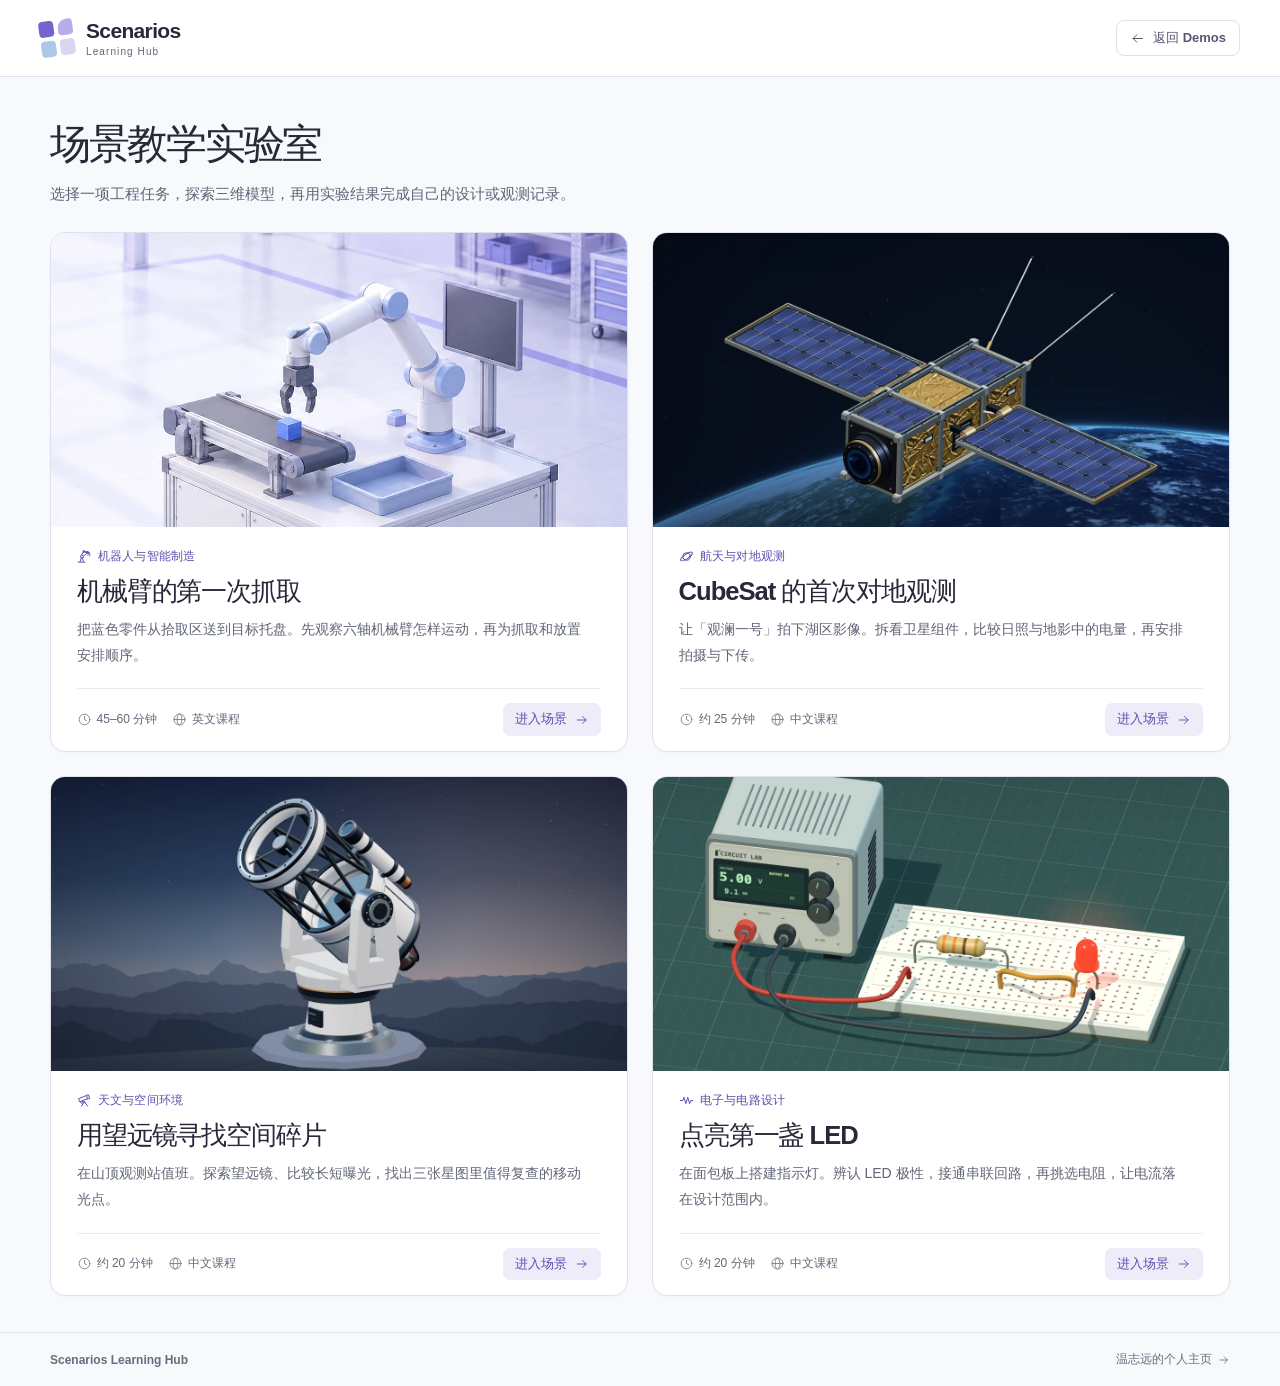
<file: index.html>
<!doctype html>
<html lang="zh-CN">
<head>
<meta charset="utf-8">
<meta name="viewport" content="width=device-width,initial-scale=1">
<meta name="description" content="在 Scenarios Learning Hub 探索机械臂、立方星、天文望远镜和电子电路，动手完成四项工程任务。">
<title>Scenarios Learning Hub · 场景教学实验室</title>
<style>
:root{color-scheme:light;--ink:#272939;--muted:#616577;--purple:#7563ce;--deep:#5e4fb0;--soft:#efecfa;--line:#e0e1eb;--shell:#f8f9fc;--paper:#fff;font-family:"Avenir Next","PingFang SC","Microsoft YaHei",sans-serif;color:var(--ink);background:var(--shell);font-synthesis:none}
*{box-sizing:border-box}body{margin:0;min-height:100vh;display:flex;flex-direction:column;-webkit-font-smoothing:antialiased}h1,h2,p{margin:0}a{color:inherit;text-decoration:none}a:focus-visible{outline:3px solid #8977dc;outline-offset:5px}svg.icon{width:1em;height:1em;fill:none;stroke:currentColor;stroke-width:1.6;stroke-linecap:round;stroke-linejoin:round;flex:none}.defs{position:absolute;width:0;height:0;overflow:hidden}
header{background:var(--paper);border-bottom:1px solid var(--line)}.header-inner{display:flex;align-items:center;justify-content:space-between;min-height:76px;margin:0 auto;width:min(100% - 80px,1456px)}.brand{display:inline-flex;align-items:center;gap:12px;line-height:1.15}.brand-symbol{width:34px;height:36px;display:grid;grid-template-columns:repeat(2,1fr);gap:4px;transform:rotate(-8deg)}.brand-symbol i{display:block;background:var(--purple);border-radius:4px}.brand-symbol i:nth-child(2){background:#b8ade8;border-radius:9px 4px 4px 4px}.brand-symbol i:nth-child(3){background:#a9c9e6}.brand-symbol i:nth-child(4){background:#dbd5f3}.brand-name{font-size:21px;font-weight:650;letter-spacing:-.65px}.brand-name small{display:block;font-size:10px;letter-spacing:1.1px;margin-top:3px;color:var(--muted);font-weight:500}.back{display:inline-flex;align-items:center;gap:8px;font-size:13px;color:#5a5672;font-weight:550;padding:8px 13px;border:1px solid var(--line);border-radius:8px;background:white}.back .icon{font-size:15px}.back:hover{color:var(--deep);background:#f7f5fe;border-color:#cfc8e8}
main{width:min(100% - 96px,1180px);margin:0 auto;flex:1;padding:clamp(34px,4.5vh,64px) 0 36px}.intro{margin:0 0 25px}.intro h1{font-size:clamp(36px,3.2vw,48px);line-height:1.27;letter-spacing:-.055em;font-weight:680}.intro p{font-size:15px;line-height:1.85;color:var(--muted);margin-top:10px}.cards{display:grid;grid-template-columns:repeat(2,minmax(0,1fr));gap:24px;align-items:stretch}.card{display:flex;flex-direction:column;background:#fff;border:1px solid var(--line);border-radius:15px;overflow:hidden;position:relative;transition:border-color .16s,box-shadow .16s;box-shadow:0 2px 5px #27293905}.card:hover{border-color:#b5a9da;box-shadow:0 5px 18px #45376b0b}.image-link{display:block;position:relative;background:#e6e8f2;aspect-ratio:1.96;overflow:hidden}.satellite .image-link{background:#0c1424}.image-link img{width:100%;height:100%;object-fit:cover;display:block}.copy{padding:21px clamp(19px,2vw,29px) 0;display:flex;flex-direction:column;flex:1}.category{display:flex;gap:6px;align-items:center;color:var(--deep);font-size:12px;letter-spacing:.02em;font-weight:600}.category .icon{width:15px;height:15px}.card h2{font-weight:660;font-size:clamp(22px,2vw,29px);line-height:1.35;letter-spacing:-.04em;margin:9px 0 8px}.summary{max-width:36em;font-size:14px;line-height:1.85;color:var(--muted);margin-bottom:20px}.card-foot{border-top:1px solid #e9e9f0;margin-top:auto;padding:14px 0 15px;min-height:60px;display:flex;align-items:center;justify-content:space-between;gap:10px}.facts{display:flex;align-items:center;gap:15px;flex-wrap:wrap}.fact{font-size:12px;color:#646779;display:inline-flex;align-items:center;gap:5px}.fact .icon{font-size:15px;color:#8b859c}.launch{background:var(--soft);border-radius:7px;padding:7px 12px;color:var(--deep);font-weight:600;font-size:13px;display:inline-flex;align-items:center;gap:8px;line-height:1.45;white-space:nowrap}.launch .icon{font-size:14px}.card:hover .launch{background:var(--purple);color:white}.bottom{border-top:1px solid var(--line);color:#686b7e;font-size:12px}.bottom-inner{width:min(100% - 96px,1180px);margin:auto;display:flex;justify-content:space-between;align-items:center;padding:18px 0;gap:12px}.bottom-inner span:first-child{font-weight:600}.bottom a{display:inline-flex;align-items:center;gap:6px}.bottom a:hover{color:var(--deep);text-decoration:underline}
@media(max-width:1050px){main,.bottom-inner{width:calc(100% - 56px)}.header-inner{width:calc(100% - 52px)}.cards{gap:18px}.facts{gap:9px}.copy{padding:18px 19px 0}.intro{margin-bottom:20px}}
@media(max-width:700px){.header-inner{width:calc(100% - 34px);min-height:64px}.brand-symbol{width:27px;height:29px;gap:3px}.brand-name{font-size:18px}.brand-name small{font-size:9px}.back{font-size:12px}.cards{grid-template-columns:1fr}.intro h1{font-size:32px}.intro p{font-size:14px}main,.bottom-inner{width:calc(100% - 34px)}main{padding-top:25px}.bottom{font-size:11px}}
@media(prefers-reduced-motion:reduce){*{transition:none!important}}
</style>
</head>
<body>
<svg class="defs" aria-hidden="true"><defs>
<symbol id="arrow" viewBox="0 0 24 24"><path d="M4 12h15m-6-6 6 6-6 6"/></symbol>
<symbol id="back" viewBox="0 0 24 24"><path d="M20 12H5m6 6-6-6 6-6"/></symbol>
<symbol id="clock" viewBox="0 0 24 24"><circle cx="12" cy="12" r="8.5"/><path d="M12 7v5l3.4 2.2"/></symbol>
<symbol id="globe" viewBox="0 0 24 24"><circle cx="12" cy="12" r="8.8"/><ellipse cx="12" cy="12" rx="3.8" ry="8.8"/><path d="M3.2 12h17.6"/></symbol>
<symbol id="orbit" viewBox="0 0 24 24"><circle cx="12" cy="12" r="6"/><ellipse cx="12" cy="12" rx="11" ry="3.5" transform="rotate(-35 12 12)"/></symbol>
<symbol id="arm" viewBox="0 0 24 24"><path d="M2 21h11M5 20l2-6m3 6-1-6m3-4 5-4m0-2-4 1M8 9l2-4m1-1 6 2m1 0 3 3-1 2m-2-2-1 1"/><circle cx="8" cy="12" r="2.4"/><circle cx="11" cy="4" r="1.6"/><circle cx="18" cy="6" r="1.5"/></symbol>
<symbol id="scope" viewBox="0 0 24 24"><path d="m3 9 12-5 2 5-12 5zM15 4l3-1.3 2.4 5.8-3.4 1.3M6 14l1 2.5 3-1.2-1-2.5M11 13l2 3m-1-2-5 7m5-7 5 7"/></symbol>
<symbol id="resistor" viewBox="0 0 24 24"><path d="M2 12h4l2-5 3 10 3-10 3 10 2-5h3"/></symbol>
</defs></svg>
<header><div class="header-inner"><a href="index.html" class="brand" aria-label="Scenarios Learning Hub 场景目录"><span class="brand-symbol" aria-hidden="true"><i></i><i></i><i></i><i></i></span><span class="brand-name" lang="en">Scenarios<small>Learning Hub</small></span></a><a class="back" href="https://preke.github.io/demo.html#scenarios-learning-hub"><svg class="icon" aria-hidden="true"><use href="#back"/></svg>返回 Demos</a></div></header>
<main>
<div class="intro"><h1>场景教学实验室</h1><p>选择一项工程任务，探索三维模型，再用实验结果完成自己的设计或观测记录。</p></div>
<div class="cards">
<a class="card robot" href="robot-arm/index.html" aria-labelledby="robot-title" aria-describedby="robot-summary robot-facts">
<div class="image-link"><img src="assets/robot-arm.webp" alt="机械臂的夹爪正对着传送带上的蓝色零件，旁边是目标托盘" width="1080" height="608"></div>
<div class="copy"><div class="category"><svg class="icon" aria-hidden="true"><use href="#arm"/></svg>机器人与智能制造</div><h2 id="robot-title">机械臂的第一次抓取</h2>
<p class="summary" id="robot-summary">把蓝色零件从拾取区送到目标托盘。先观察六轴机械臂怎样运动，再为抓取和放置安排顺序。</p>
<div class="card-foot"><div class="facts" id="robot-facts"><span class="fact"><svg class="icon" aria-hidden="true"><use href="#clock"/></svg>45–60 分钟</span><span class="fact"><svg class="icon" aria-hidden="true"><use href="#globe"/></svg>英文课程</span></div><span class="launch">进入场景<svg class="icon" aria-hidden="true"><use href="#arrow"/></svg></span></div>
</div></a>
<a class="card satellite" href="cubesat/index.html" aria-labelledby="sat-title" aria-describedby="sat-summary sat-facts">
<div class="image-link"><img src="assets/cubesat.webp" alt="展开太阳翼的观澜一号立方星飞过蓝色地球上空" width="1280" height="700"></div>
<div class="copy"><div class="category"><svg class="icon" aria-hidden="true"><use href="#orbit"/></svg>航天与对地观测</div><h2 id="sat-title">CubeSat 的首次对地观测</h2>
<p class="summary" id="sat-summary">让「观澜一号」拍下湖区影像。拆看卫星组件，比较日照与地影中的电量，再安排拍摄与下传。</p>
<div class="card-foot"><div class="facts" id="sat-facts"><span class="fact"><svg class="icon" aria-hidden="true"><use href="#clock"/></svg>约 25 分钟</span><span class="fact"><svg class="icon" aria-hidden="true"><use href="#globe"/></svg>中文课程</span></div><span class="launch">进入场景<svg class="icon" aria-hidden="true"><use href="#arrow"/></svg></span></div>
</div></a>
<a class="card telescope" href="telescope/index.html" aria-labelledby="telescope-title" aria-describedby="telescope-summary telescope-facts">
<div class="image-link"><img src="assets/telescope.webp" alt="暮色中的山脊前，叉式架台托起朝向天空的白色望远镜" loading="lazy" width="1280" height="700"></div>
<div class="copy"><div class="category"><svg class="icon" aria-hidden="true"><use href="#scope"/></svg>天文与空间环境</div><h2 id="telescope-title">用望远镜寻找空间碎片</h2>
<p class="summary" id="telescope-summary">在山顶观测站值班。探索望远镜、比较长短曝光，找出三张星图里值得复查的移动光点。</p>
<div class="card-foot"><div class="facts" id="telescope-facts"><span class="fact"><svg class="icon" aria-hidden="true"><use href="#clock"/></svg>约 20 分钟</span><span class="fact"><svg class="icon" aria-hidden="true"><use href="#globe"/></svg>中文课程</span></div><span class="launch">进入场景<svg class="icon" aria-hidden="true"><use href="#arrow"/></svg></span></div>
</div></a>
<a class="card circuit" href="circuit/index.html" aria-labelledby="circuit-title" aria-describedby="circuit-summary circuit-facts">
<div class="image-link"><img src="assets/circuit.webp" alt="电子实验台上的面包板、LED 和限流电阻" loading="lazy" width="1280" height="720"></div>
<div class="copy"><div class="category"><svg class="icon" aria-hidden="true"><use href="#resistor"/></svg>电子与电路设计</div><h2 id="circuit-title">点亮第一盏 LED</h2>
<p class="summary" id="circuit-summary">在面包板上搭建指示灯。辨认 LED 极性，接通串联回路，再挑选电阻，让电流落在设计范围内。</p>
<div class="card-foot"><div class="facts" id="circuit-facts"><span class="fact"><svg class="icon" aria-hidden="true"><use href="#clock"/></svg>约 20 分钟</span><span class="fact"><svg class="icon" aria-hidden="true"><use href="#globe"/></svg>中文课程</span></div><span class="launch">进入场景<svg class="icon" aria-hidden="true"><use href="#arrow"/></svg></span></div>
</div></a>
</div></main>
<footer class="bottom"><div class="bottom-inner"><span lang="en">Scenarios Learning Hub</span><a href="https://preke.github.io/index.html">温志远的个人主页<svg class="icon" aria-hidden="true"><use href="#arrow"/></svg></a></div></footer>
</body></html>
</file>
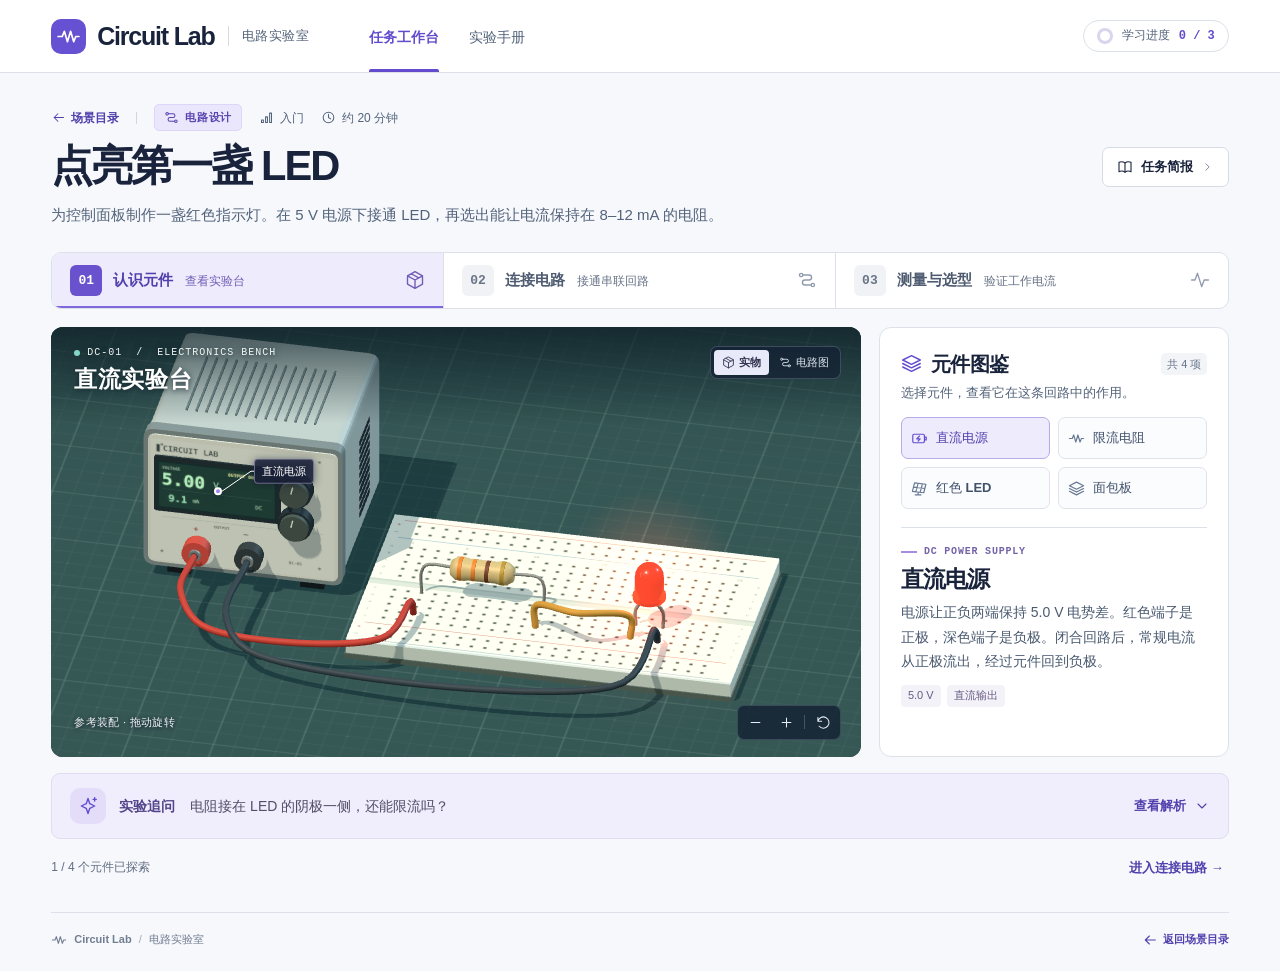
<file: circuit/index.html>
<!doctype html>
<html lang="zh-CN">
<head>
<meta charset="utf-8"><meta name="viewport" content="width=device-width,initial-scale=1">
<meta name="theme-color" content="#f6f8fc"><title>点亮第一盏 LED · Circuit Lab 电路实验室</title>
<link rel="stylesheet" href="../common/site.css"><link rel="stylesheet" href="bench.css">
</head>
<body>
<a class="skip" href="#main">跳至学习内容</a>
<header class="topbar"><div class="top-inner">
<a class="wordmark" href="index.html"><span class="brand-mark"><i data-icon="resistor"></i></span><b>Circuit Lab</b><span class="brand-cn">电路实验室</span></a>
<nav class="primary-nav" aria-label="课程导航"><button data-page="studio" aria-current="page">任务工作台</button><button data-page="notes">实验手册</button></nav>
<button class="progress-btn" id="progress-open"><span class="progress-ring" id="progress-ring"></span><span>学习进度</span><b id="progress-count">0 / 3</b></button>
</div></header>
<main id="main" tabindex="-1">
<section id="studio">
<div class="intro"><div class="meta-row"><a class="catalog-link" href="../index.html"><i data-icon="back"></i>场景目录</a><span class="meta-sep"></span><span class="mission-badge"><i data-icon="route"></i>电路设计</span><span><i data-icon="bars"></i>入门</span><span><i data-icon="clock"></i>约 20 分钟</span></div>
<div class="title-row"><h1>点亮第一盏 LED</h1><button id="brief-open" class="outline-btn brief-btn"><i data-icon="book"></i>任务简报<i data-icon="chevron"></i></button></div>
<p>为控制面板制作一盏红色指示灯。在 5 V 电源下接通 LED，再选出能让电流保持在 8–12 mA 的电阻。</p></div>
<nav class="steps" aria-label="任务阶段">
<button class="step" data-stage="0" aria-current="step"><span class="step-num">01</span><span><b>认识元件</b><small>查看实验台</small></span><i data-icon="cube"></i></button>
<button class="step" data-stage="1"><span class="step-num">02</span><span><b>连接电路</b><small>接通串联回路</small></span><i data-icon="route"></i></button>
<button class="step" data-stage="2"><span class="step-num">03</span><span><b>测量与选型</b><small>验证工作电流</small></span><i data-icon="activity"></i></button>
</nav>
<div class="workbench">
<section class="stage" id="stage" aria-label="交互式电路实验台">
<div id="model-mount" role="group" tabindex="0" aria-label="三维实验台。方向键旋转，加减键缩放，Home 复位。"></div>
<div id="circuit-diagram" hidden></div>
<div class="stage-header"><div><span class="stage-code"><span></span>DC-01 &nbsp;/&nbsp; ELECTRONICS BENCH</span><h2 id="view-title">直流实验台</h2></div>
<div class="view-switch" aria-label="实验台视图"><button data-mode="model" aria-pressed="true"><i data-icon="cube"></i>实物</button><button data-mode="diagram" aria-pressed="false"><i data-icon="route"></i>电路图</button></div></div>
<div class="marker" aria-hidden="true" id="marker" hidden><span class="marker-point"></span><svg class="marker-line" viewBox="0 0 32 21"><path d="M0 21 29 1h3" fill="none" stroke="white"/></svg><span class="marker-label"></span></div>
<div class="stage-bottom"><span class="stage-tip" id="view-tip">参考装配 · 拖动旋转</span><div class="stage-tools" id="view-tools"><button id="zoom-out" aria-label="缩小"><i data-icon="minus"></i></button><button id="zoom-in" aria-label="放大"><i data-icon="plus"></i></button><span></span><button id="reset-view" aria-label="复位视角"><i data-icon="reset"></i></button></div></div>
</section>
<aside class="inspector">
<section id="inspect-panel"><div class="inspector-title"><h2><i data-icon="layers"></i>元件图鉴</h2><span>共 4 项</span></div><p class="inspector-hint">选择元件，查看它在这条回路中的作用。</p>
<div class="part-grid" id="parts"></div>
<div class="part-note" aria-live="polite"><div class="part-id"><span class="tiny-line"></span><span id="part-en"></span></div><h3 id="part-title"></h3><p id="part-copy"></p><div class="tags" id="part-tags"></div></div></section>
<section id="wiring-panel" hidden><div class="inspector-title"><h2><i data-icon="route"></i>接线台</h2><span id="wire-count"></span></div>
<p class="inspector-hint">在电路图或下方选择两个端子，接上一根导线。用三根导线将电源、电阻和 LED 串联。</p><div id="pins" class="pin-grid"></div>
<ul id="wire-list" aria-label="已接导线"></ul><button id="test-circuit" class="action-btn"><i data-icon="activity"></i>接通并检查</button>
<p class="feedback" id="wire-feedback" role="status"></p></section>
<section id="measure-panel" hidden><div class="inspector-title"><h2><i data-icon="activity"></i>工作电流</h2><span>目标 8–12 mA</span></div>
<p class="inspector-hint">更换限流电阻，读取串联回路的电流，并记录你的选型。</p>
<label for="resistance" class="field-label">限流电阻 R1</label><select id="resistance"></select>
<div class="readout"><div><span>模拟电流表</span><strong><output id="ammeter">—</output> <small>mA</small></strong></div><i data-icon="activity"></i></div>
<div class="measure-actions"><button class="action-btn" id="measure">记录并检验</button><button class="text-btn" data-stage="1">返回接线</button></div><p class="feedback" id="measure-feedback" role="status"></p>
</section></aside></div>
<section class="tutor-strip"><div class="tutor-icon"><i data-icon="spark"></i></div><div class="tutor-copy"><b>实验追问</b><span id="prompt"></span></div><button id="answer-toggle" class="text-btn" aria-expanded="false" aria-controls="answer">查看解析 <i data-icon="down"></i></button></section>
<div id="answer" class="answer-box" hidden></div>
<div class="explore-foot"><span id="stage-status"></span><button class="text-btn" id="advance"></button></div>
<section id="records" hidden><h2>测量记录</h2><p>每个阻值保留一次读数。</p><table><thead><tr><th>电阻</th><th>电源</th><th>电流</th><th>判定</th></tr></thead><tbody id="records-body"></tbody></table></section>
</section>
<section id="notes" class="content-view" hidden><div class="meta-row"><span class="mission-badge"><i data-icon="book"></i>实验手册</span></div><h1>从电路图读懂实验台</h1><p class="lead">接线、选阻和读数时可以随时翻阅。</p>
<div class="handbook"><article><i data-icon="route"></i><h2>跟着电流走一圈</h2><p>从电源正极出发，沿导线和元件一路回到负极。串联回路只有一条通路，各处电流大小相同。电阻放在 LED 的哪一侧都能限流。</p><button class="text-btn" data-stage="1">去连接电路 <i data-icon="arrow"></i></button></article>
<article><i data-icon="resistor"></i><h2>给电阻留出电压</h2><p>本实验将红色 LED 的正向压降近似为 2.0 V。接入 5.0 V 电源后，电阻两端约有 3.0 V。用这个电压除以电阻，得到安培数，再乘 1000 换算为毫安。</p><div class="formula">I = (V<sub>S</sub> − V<sub>F</sub>) / R</div></article>
<article><i data-icon="activity"></i><h2>读懂测量值</h2><p>这里的电流表等效串联在电源输出端。真实 LED 的压降会随型号、温度和电流变化。实际选型需核对器件数据表，本实验只计算给定条件下的理想读数。</p><button class="text-btn" data-stage="2">去测量电流 <i data-icon="arrow"></i></button></article></div></section>
</main>
<footer class="page-footer"><span><i data-icon="resistor"></i><b>Circuit Lab</b><span class="footer-dot">/</span>电路实验室</span><a class="catalog-link" href="../index.html"><i data-icon="back"></i>返回场景目录</a></footer>
<dialog id="info-dialog" aria-labelledby="dialog-heading"><div class="dialog-inner"><button class="icon-btn" id="dialog-close" aria-label="关闭"><i data-icon="close"></i></button><div id="dialog-body"></div><button class="action-btn" id="dialog-ok">返回工作台</button></div></dialog>
<script src="../common/icons.js"></script><script src="../common/three.min.js"></script><script src="bench-model.js"></script><script src="lesson.js"></script>
</body></html>
</file>
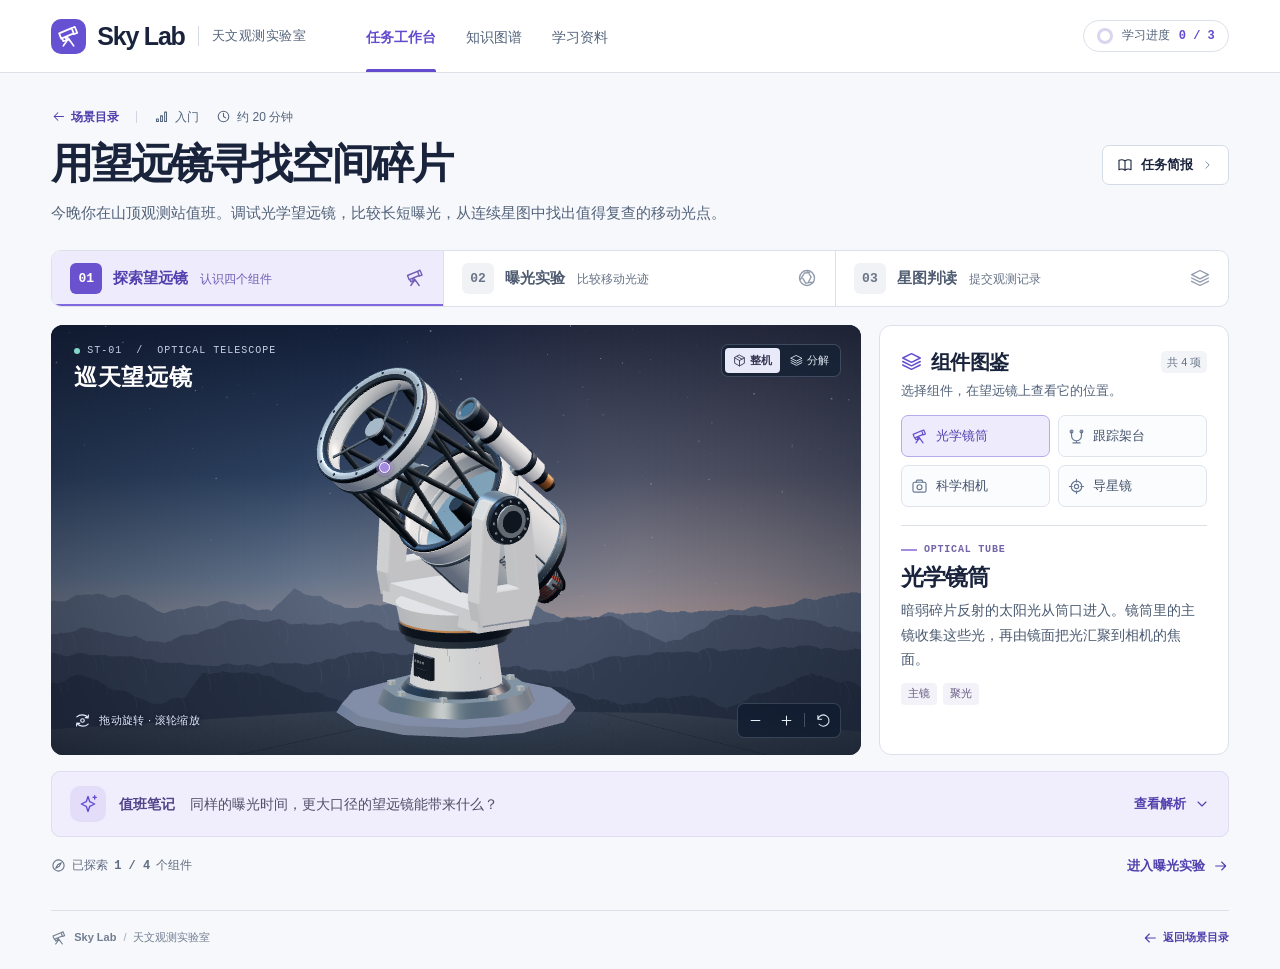
<file: telescope/index.html>
<!doctype html>
<html lang="zh-CN">
<head>
  <meta charset="utf-8">
  <meta name="viewport" content="width=device-width,initial-scale=1,viewport-fit=cover">
  <meta name="theme-color" content="#f6f8fc">
  <meta name="description" content="探索地面光学望远镜，比较曝光时间，再用连续三张星图寻找疑似空间碎片。">
  <title>用望远镜寻找空间碎片 · Sky Lab 天文观测实验室</title>
  <link rel="stylesheet" href="../common/site.css">
  <link rel="stylesheet" href="sky.css">
  <link rel="stylesheet" href="experiment.css">
  <script src="../common/icons.js" defer></script>
  <script src="../common/three.min.js" defer></script>
  <script src="model.js" defer></script>
  <script src="experiment.js" defer></script>
  <script src="sky.js" defer></script>
</head>
<body>
<a class="skip" href="#main">跳到课程内容</a>
<header class="topbar"><div class="top-inner">
  <button class="wordmark" data-nav="studio" aria-label="Sky Lab 天文观测实验室首页"><span class="brand-mark"><i data-icon="scope"></i></span><b lang="en">Sky Lab</b><span class="brand-cn">天文观测实验室</span></button>
  <nav class="primary-nav" aria-label="课程导航"><button data-nav="studio" aria-current="page">任务工作台</button><button data-nav="map">知识图谱</button><button data-nav="resources">学习资料</button></nav>
  <button class="progress-btn" id="progress-open"><span class="progress-ring" id="progress-ring"></span><span>学习进度</span><b id="progress-count">0 / 3</b></button>
</div></header>
<main id="main" tabindex="-1">
  <noscript>请启用 JavaScript 以操作望远镜、比较曝光并判读星图。<a href="../index.html">返回场景目录</a></noscript>
  <div id="studio-view">
    <section class="intro">
      <div class="meta-row"><a class="catalog-link" href="../index.html"><i data-icon="back"></i>场景目录</a><span class="meta-sep"></span><span><i data-icon="bars"></i>入门</span><span><i data-icon="clock"></i>约 20 分钟</span></div>
      <div class="title-row"><h1>用望远镜寻找空间碎片</h1><button class="outline-btn brief-btn" id="brief-open"><i data-icon="book"></i>任务简报<i data-icon="chevron"></i></button></div>
      <p>今晚你在山顶观测站值班。调试光学望远镜，比较长短曝光，从连续星图中找出值得复查的移动光点。</p>
    </section>
    <nav class="steps" aria-label="任务阶段">
      <button class="step" data-stage="explore" aria-current="step"><span class="step-num">01</span><span><b>探索望远镜</b><small>认识四个组件</small></span><i data-icon="scope"></i></button>
      <button class="step" data-stage="experiment"><span class="step-num">02</span><span><b>曝光实验</b><small>比较移动光迹</small></span><i data-icon="aperture"></i></button>
      <button class="step" data-stage="readout"><span class="step-num">03</span><span><b>星图判读</b><small>提交观测记录</small></span><i data-icon="layers"></i></button>
    </nav>
    <section id="explore">
      <div class="workbench">
        <section class="stage" aria-label="巡天望远镜的交互模型">
          <div id="model-mount" tabindex="0" role="group" aria-label="望远镜三维模型。用方向键旋转，加减键缩放，Home 键复位。"></div>
          <div class="stage-header"><div><span class="stage-code"><span></span>ST-01 &nbsp;/&nbsp; OPTICAL TELESCOPE</span><h2>巡天望远镜</h2></div>
            <div class="view-switch" aria-label="模型模式"><button id="assembled" aria-pressed="true"><i data-icon="cube"></i>整机</button><button id="exploded" aria-pressed="false"><i data-icon="layers"></i>分解</button></div>
          </div>
          <div class="stage-bottom"><span class="stage-tip"><i data-icon="rotate3d"></i><span class="desktop-tip">拖动旋转 · 滚轮缩放</span><span class="touch-tip">拖动旋转 · 双指缩放</span></span>
            <div class="stage-tools"><button id="zoom-out" aria-label="缩小" title="缩小"><i data-icon="minus"></i></button><button id="zoom-in" aria-label="放大" title="放大"><i data-icon="plus"></i></button><span></span><button id="reset-view" aria-label="重置视角" title="重置视角"><i data-icon="reset"></i></button></div>
          </div>
        </section>
        <aside class="inspector"><div class="inspector-title"><h2><i data-icon="layers"></i>组件图鉴</h2><span>共 4 项</span></div><p class="inspector-hint">选择组件，在望远镜上查看它的位置。</p>
          <div class="part-grid" id="part-grid"></div>
          <div class="part-note" aria-live="polite"><div class="part-id"><span class="tiny-line"></span><span id="part-en"></span></div><h3 id="part-title"></h3><p id="part-desc"></p><div class="tags" id="part-tags"></div></div>
        </aside>
      </div>
      <section class="tutor-strip"><div class="tutor-icon"><i data-icon="spark"></i></div><div class="tutor-copy"><b>值班笔记</b><span id="question"></span></div><button class="text-btn" id="answer-toggle" aria-expanded="false" aria-controls="answer">查看解析 <i data-icon="down"></i></button></section>
      <div class="answer-box" id="answer" hidden></div>
      <div class="explore-foot"><span><i data-icon="compass"></i>已探索 <b id="visit-count">1 / 4</b> 个组件</span><button class="text-btn" data-stage="experiment">进入曝光实验 <i data-icon="arrow"></i></button></div>
    </section>
    <section id="experiment" hidden><div id="exposure-lab"></div><div class="lesson-next"><button class="outline-btn" data-stage="explore"><i data-icon="back"></i>返回望远镜</button><button class="action-btn" data-stage="readout">进入星图判读 <i data-icon="arrow"></i></button></div></section>
    <section id="readout" hidden aria-labelledby="read-title">
      <div class="task-heading"><h2 id="read-title">三张星图里，谁在移动？</h2><p>三张图已经按背景恒星对齐。依次翻看片段，比较 A、B、C 三个窗口内的亮点。</p></div>
      <div class="read-grid">
        <section class="plate-panel" aria-label="对齐的三帧模拟星图">
          <header class="plate-head"><b>星图阅片台</b><span id="plate-time"></span></header>
          <canvas id="plate" width="720" height="370" role="img" aria-label="三处候选区域的模拟星场，位置也列在下方读数表中。"></canvas>
          <div class="plate-controls"><span>切换帧</span><div id="frame-buttons" role="group" aria-label="星图片段"><button data-frame="0">第 1 帧</button><button data-frame="1">第 2 帧</button><button data-frame="2">第 3 帧</button></div></div>
          <details class="pixel-table"><summary>查看本帧的像素读数</summary><table><caption>以图像左上角为坐标原点，单位为像素</caption><thead><tr><th>窗口</th><th>横坐标</th><th>纵坐标</th></tr></thead><tbody id="position-rows"></tbody></table></details>
        </section>
        <form class="record-panel" id="report">
          <h3><i data-icon="file"></i>填写值班记录</h3>
          <fieldset><legend>哪个窗口值得复查？</legend><div class="choice-group" id="candidates"><label><input type="radio" name="candidate" value="A"><span>A</span></label><label><input type="radio" name="candidate" value="B"><span>B</span></label><label><input type="radio" name="candidate" value="C"><span>C</span></label></div></fieldset>
          <fieldset><legend>选出你的观测依据</legend><div class="reason-list">
            <label><input type="radio" name="reason" value="fixed">三帧中位置都相同</label>
            <label><input type="radio" name="reason" value="single">只有一帧出现亮点</label>
            <label><input type="radio" name="reason" value="moving">相对恒星连续向同一方向移动</label>
          </div></fieldset>
          <button class="action-btn" type="submit">提交观测记录 <i data-icon="check"></i></button>
          <p class="report-feedback" id="report-feedback" role="status">请翻阅全部三帧，再提交判断。</p>
        </form>
      </div>
      <div class="lesson-next"><button class="outline-btn" data-stage="experiment"><i data-icon="back"></i>返回曝光实验</button><button class="text-btn" data-progress>查看学习进度 <i data-icon="arrow"></i></button></div>
    </section>
  </div>
  <section class="content-view" id="map-view" hidden>
    <a class="catalog-link" href="../index.html"><i data-icon="back"></i>场景目录</a>
    <h1>从一束光到一条观测记录</h1><p class="lead">沿着成像和判读的顺序，回到工作台核对每一步。</p>
    <div id="map-chains">
      <article class="chain"><h2><i data-icon="scope"></i>让恒星保持在同一视场</h2><p>导星镜监测参考星的偏移，跟踪架台按反馈微调望远镜指向。</p><div class="chain-path"><button data-part="finder">导星镜</button><i data-icon="arrow"></i><button data-part="mount">跟踪架台</button></div></article>
      <article class="chain"><h2><i data-icon="camera"></i>把微弱光线记录为图像</h2><p>光学镜筒汇聚入射光。相机在曝光期间积累信号，移动目标会在像面上划出一段光迹。</p><div class="chain-path"><button data-part="tube">光学镜筒</button><i data-icon="arrow"></i><button data-part="camera">科学相机</button><i data-icon="arrow"></i><button data-stage="experiment">曝光实验</button></div></article>
      <article class="chain"><h2><i data-icon="layers"></i>从多帧中识别运动</h2><p>以恒星为位置参照。比较多个时刻的坐标，挑出持续移动的候选体，交给后续观测复查。</p><div class="chain-path"><button data-stage="readout">判读三张星图</button></div></article>
    </div>
  </section>
  <section class="content-view" id="resources-view" hidden>
    <a class="catalog-link" href="../index.html"><i data-icon="back"></i>场景目录</a>
    <h1>真实的空间碎片观测</h1><p class="lead">从欧洲空间局的两份观测资料，看看地面光学望远镜如何参与空间碎片巡测。</p>
    <div id="source-cards">
      <a class="source-card" href="https://www.esa.int/media/eye-on-debris" target="_blank" rel="noopener"><i data-icon="layers"></i><small>ESA · 观测设备</small><h2>巡测望远镜能看见什么？</h2><p>认识一米口径望远镜和数字相机，了解观测员如何从亮度与颜色研究碎片。</p><span>阅读英文原文 <i data-icon="external"></i></span></a>
      <a class="source-card" href="https://www.esa.int/articles/esa-s-tenerife-telescope-resumes-watching-the-sky" target="_blank" rel="noopener"><i data-icon="scope"></i><small>ESA · 观测案例</small><h2>特内里费的观测之夜</h2><p>跟随观测员重复拍摄同一天区，看他们如何找出移动光点，再与目录比对。</p><span>阅读英文原文 <i data-icon="external"></i></span></a>
    </div>
    <details class="credits"><summary>关于模型与星图</summary><p>ST-01 是为本课程设计的地面反射式望远镜。曝光实验和判读练习使用两组独立的模拟星场。单次移动检测只能提出候选体，确认身份还需要后续观测和轨道比对。</p><p>三维视图使用 Three.js（MIT 许可）。组件、教学星图和交互均可在本地运行。</p></details>
  </section>
</main>
<footer class="page-footer"><span><i data-icon="scope"></i><b lang="en">Sky Lab</b><span class="footer-dot">/</span>天文观测实验室</span><a class="catalog-link" href="../index.html"><i data-icon="back"></i>返回场景目录</a></footer>
<dialog id="info-dialog" aria-labelledby="dialog-title"><div class="dialog-inner"><button class="icon-btn" id="close-dialog" aria-label="关闭"><i data-icon="close"></i></button><div id="dialog-body"></div><button class="action-btn" id="dialog-action">返回工作台</button></div></dialog>
</body></html>
</file>
<file: common/site.css>
/* Shared workbench styles adapted from the CubeSat course. */
:root {
  --ink:#19233b;
  --muted:#53637a;
  --violet:#634bce;
  --purple-deep:#5140ad;
  --wash:#efedff;
  --edge:#dce1e9;
  --page:#f6f8fc;
  --surface:#fff;
  --mono:"SFMono-Regular",Consolas,"Liberation Mono",monospace;
  --sans:"Inter",-apple-system,BlinkMacSystemFont,"PingFang SC","Hiragino Sans GB","Microsoft YaHei","Noto Sans CJK SC",sans-serif;
}
* {
  box-sizing:border-box;
}
html {
  scroll-behavior:smooth;
  scroll-padding-top:20px;
}
body {
  margin:0;
  background:var(--page);
  color:var(--ink);
  font:15px/1.6 var(--sans);
  -webkit-font-smoothing:antialiased;
}
button,input,select,textarea {
  font:inherit;
}
button {
  cursor:pointer;
  color:inherit;
}
button:disabled {
  cursor:default;
}
button,a,summary {
  touch-action:manipulation;
}
button {
  border:0;
}
button:focus-visible,a:focus-visible,summary:focus-visible,input:focus-visible,[tabindex="0"]:focus-visible {
  outline:3px solid #9b85ff;
  outline-offset:3px;
}
button:focus:not(:focus-visible) {
  outline:none;
}
button,button svg {
  transition:background-color .15s,border-color .15s,color .15s;
}
h1,h2,h3,h4,p {
  margin:0;
}
a {
  color:var(--purple-deep);
}
i[data-icon] {
  display:inline-flex;
  align-items:center;
  justify-content:center;
  font-style:normal;
  flex:none;
}
i[data-icon]>svg,.ui-icon {
  height:1em;
  width:1em;
  display:block;
  fill:none;
  stroke:currentColor;
  stroke-width:1.65;
  stroke-linecap:round;
  stroke-linejoin:round;
}
.defs,.sr-only {
  position:absolute;
  width:1px;
  height:1px;
  overflow:hidden;
  clip-path:inset(50%);
}
[hidden] {
  display:none!important;
}
.skip {
  position:absolute;
  z-index:40;
  left:10px;
  top:-70px;
  background:#fff;
  padding:10px;
}
.skip:focus {
  top:4px;
}
.topbar {
  background:white;
  border-bottom:1px solid var(--edge);
}
.top-inner,main,.page-footer {
  width:min(100% - clamp(36px,8vw,128px),1392px);
  margin:0 auto;
}
.top-inner {
  height:72px;
  display:flex;
  align-items:center;
  gap:clamp(20px,4.5vw,80px);
}
.wordmark {
  display:flex;
  align-items:center;
  background:none;
  padding:0;
  gap:11px;
  white-space:nowrap;
}
.brand-mark {
  height:35px;
  width:35px;
  display:grid;
  place-items:center;
  background:#6651d3;
  color:white;
  border-radius:10px;
}
.brand-mark svg {
  width:29px;
  height:29px;
}
.wordmark b {
  font-family:"Inter",Arial,sans-serif;
  font-size:25px;
  letter-spacing:-1.2px;
  line-height:1;
  font-weight:750;
}
.brand-cn {
  color:var(--muted);
  font-size:13px;
  padding-left:13px;
  margin-left:2px;
  border-left:1px solid #d6dae2;
  letter-spacing:.04em;
}
.primary-nav {
  align-self:stretch;
  display:flex;
  gap:26px;
}
.primary-nav button {
  position:relative;
  background:none;
  padding:2px 2px 0;
  color:var(--muted);
  font-size:14px;
  font-weight:550;
}
.primary-nav button[aria-current="page"] {
  color:var(--violet);
  font-weight:700;
}
.primary-nav button[aria-current="page"]:after {
  content:"";
  display:block;
  position:absolute;
  bottom:0;
  left:2px;
  right:2px;
  height:3px;
  background:var(--violet);
  border-radius:2px 2px 0 0;
}
.primary-nav button:hover {
  color:var(--violet);
}
.progress-btn {
  display:flex;
  gap:9px;
  align-items:center;
  margin-left:auto;
  background:#fff;
  border:1px solid var(--edge);
  border-radius:20px;
  color:var(--muted);
  padding:5px 13px;
  font-size:12px;
  white-space:nowrap;
}
.progress-ring {
  width:16px;
  height:16px;
  background:conic-gradient(var(--violet) var(--p,0deg),#d9d5ef 0);
  border-radius:50%;
  position:relative;
}
.progress-ring:after {
  content:"";
  position:absolute;
  inset:3px;
  border-radius:50%;
  background:white;
}
.progress-btn b {
  font:600 12px var(--mono);
  color:var(--violet);
}
main {
  padding:31px 0 0;
  min-height:calc(100vh - 176px);
}
main:focus {
  outline:none;
}
.meta-row {
  display:flex;
  align-items:center;
  gap:17px;
  min-height:25px;
  color:var(--muted);
  font-size:12px;
  line-height:1;
}
.meta-row>span:not(.meta-sep) {
  display:inline-flex;
  gap:6px;
  align-items:center;
}
.meta-row i {
  font-size:15px;
}
.meta-row .mission-badge,.dialog-kicker {
  background:#eae6fc;
  border:1px solid #ddd5fa;
  border-radius:5px;
  padding:5px 9px;
  color:#5944af;
  font-size:11px;
  font-weight:650;
  letter-spacing:.065em;
}
.meta-sep {
  height:12px;
  width:1px;
  background:#d1d6df;
}
.title-row {
  display:flex;
  align-items:center;
  justify-content:space-between;
  gap:18px;
  margin-top:9px;
}
h1 {
  font-size:clamp(32px,3.25vw,49px);
  line-height:1.25;
  letter-spacing:-.047em;
  font-weight:730;
}
.intro>p,.lead {
  font-size:15px;
  line-height:1.85;
  color:var(--muted);
  margin-top:9px;
}
.outline-btn,.action-btn,.text-btn,.icon-btn {
  display:inline-flex;
  gap:8px;
  align-items:center;
  justify-content:center;
  line-height:1.35;
}
.outline-btn {
  background:white;
  border:1px solid #d6dce6;
  border-radius:7px;
  padding:10px 14px;
  font-size:13px;
  font-weight:600;
}
.outline-btn:hover,.progress-btn:hover {
  border-color:#aaa0da;
  background:#fcfbff;
}
.outline-btn i {
  font-size:16px;
}
.brief-btn {
  margin-top:2px;
}
.brief-btn i:last-child {
  width:13px;
  color:#718096;
}
.action-btn {
  background:var(--violet);
  color:#fff;
  border:1px solid var(--violet);
  border-radius:7px;
  font-weight:650;
  font-size:14px;
  padding:11px 16px;
}
.action-btn:hover {
  background:var(--purple-deep);
}
.text-btn {
  background:transparent;
  color:var(--purple-deep);
  font-size:13px;
  font-weight:650;
  padding:5px 0;
  white-space:nowrap;
}
.text-btn:hover {
  color:#361e96;
}
.text-btn i {
  font-size:16px;
}
.icon-btn {
  height:32px;
  width:32px;
  border-radius:6px;
  background:#f3f4f8;
  font-size:17px;
}
.steps {
  display:grid;
  grid-template-columns:repeat(3,minmax(0,1fr));
  background:#fff;
  border:1px solid var(--edge);
  border-radius:10px;
  margin:23px 0 18px;
  overflow:hidden;
}
.step {
  display:flex;
  gap:11px;
  align-items:center;
  text-align:left;
  padding:12px 18px;
  border-right:1px solid var(--edge);
  color:#4e5b70;
  background:transparent;
  position:relative;
  min-width:0;
}
.step:last-child {
  border:0;
}
.step-num {
  border-radius:6px;
  background:#f0f2f6;
  color:#697587;
  font:600 13px/31px var(--mono);
  width:32px;
  text-align:center;
  flex:none;
}
.step>span:nth-child(2) {
  display:flex;
  align-items:baseline;
  gap:12px;
}
.step b {
  font-size:15px;
  white-space:nowrap;
}
.step small {
  font-size:12px;
  color:#677387;
}
.step>i {
  margin-left:auto;
  font-size:20px;
  color:#919bad;
}
.step[aria-current="step"] {
  background:#eeebfc;
  color:var(--purple-deep);
  box-shadow:inset 0 -2px #8067db;
}
.step[aria-current="step"] .step-num {
  background:#6a52ce;
  color:white;
}
.step[aria-current="step"] small,.step[aria-current="step"]>i {
  color:#705db5;
}
.step:not([aria-current]):hover {
  background:#f7f8fc;
}
.step.done .step-num {
  background:#e2f2ed;
  color:#306958;
}
.workbench {
  display:grid;
  grid-template-columns:minmax(0,2.18fr) minmax(300px,.94fr);
  gap:18px;
  align-items:stretch;
}
.stage {
  position:relative;
  isolation:isolate;
  min-height:clamp(420px,33.6vw,505px);
  background-color:#090f20;
  background-size:cover;
  background-position:center bottom;
  border-radius:12px;
  overflow:hidden;
  color:white;
}
.stage:before {
  content:"";
  position:absolute;
  inset:0;
  z-index:-1;
  background:linear-gradient(180deg,rgba(3,7,18,.24),transparent 24%);
  pointer-events:none;
}
#model-mount {
  position:absolute;
  inset:0;
  touch-action:none;
}
#model-mount:focus-visible {
  outline-offset:-4px;
  border-radius:12px;
}
#model-mount canvas {
  display:block;
}
.stage-header,.stage-bottom {
  position:absolute;
  z-index:2;
  left:23px;
  right:20px;
  display:flex;
  justify-content:space-between;
  align-items:flex-start;
  pointer-events:none;
}
.stage-header {
  top:19px;
}
.stage-header h2 {
  font-size:23px;
  line-height:1.4;
  letter-spacing:.025em;
  margin-top:3px;
  font-weight:650;
}
.stage-code {
  display:flex;
  align-items:center;
  gap:7px;
  color:#c6d0e5;
  font:500 10px/1.4 var(--mono);
  letter-spacing:.1em;
}
.stage-code>span {
  width:6px;
  height:6px;
  border-radius:50%;
  background:#83d7c9;
}
.view-switch {
  pointer-events:auto;
  display:flex;
  border:1px solid #60708785;
  background:#142034b8;
  padding:3px;
  border-radius:7px;
  gap:2px;
  backdrop-filter:blur(8px);
}
.view-switch button {
  background:transparent;
  color:#dce3ef;
  border-radius:4px;
  display:flex;
  align-items:center;
  gap:4px;
  font-size:11px;
  padding:4px 8px;
}
.view-switch i {
  font-size:13px;
}
.view-switch button[aria-pressed=true] {
  background:#e8eafa;
  color:#353451;
  font-weight:650;
}
.view-switch button:hover:not([aria-pressed=true]) {
  background:#35415b;
}
.stage-bottom {
  bottom:17px;
  align-items:center;
}
.stage-tip {
  display:flex;
  align-items:center;
  gap:8px;
  font-size:11px;
  color:#e5eafd;
  text-shadow:0 1px 4px #071027;
  letter-spacing:.03em;
}
.stage-tip i {
  font-size:17px;
}
.stage-tip em {
  margin:0 3px;
  font-style:normal;
}
.touch-tip {
  display:none;
}
.stage-tools {
  pointer-events:auto;
  display:flex;
  align-items:center;
  gap:1px;
  background:#101a2fbc;
  border:1px solid #6f82945e;
  border-radius:7px;
  padding:2px;
  backdrop-filter:blur(8px);
}
.stage-tools button {
  color:#e8eef7;
  border-radius:4px;
  background:transparent;
  width:30px;
  height:29px;
  display:grid;
  place-items:center;
  font-size:15px;
}
.stage-tools button:hover {
  background:#43506b;
}
.stage-tools>span {
  height:14px;
  width:1px;
  background:#64728a96;
  margin:0 2px;
}
.marker {
  position:absolute;
  z-index:1;
  display:flex;
  align-items:center;
  pointer-events:none;
  transform:translate(-4px,-50%);
  filter:drop-shadow(0 1px 4px #0b1429a0);
  white-space:nowrap;
}
.marker.left {
  flex-direction:row-reverse;
  transform:translate(calc(-100% + 4px),-50%);
}
.marker-point {
  width:8px;
  height:8px;
  border:2px solid #fff;
  border-radius:100%;
  background:#9c87f0;
}
.marker-line {
  width:32px;
  height:21px;
  transform:translateY(-10px);
  overflow:visible;
}
.marker.left .marker-line {
  transform:translateY(-10px) scaleX(-1);
}
.marker-label {
  transform:translateY(-19.5px);
  border:1px solid #b8add781;
  display:inline-block;
  background:#1c2139d9;
  color:#fff;
  font-size:11px;
  padding:3px 7px;
  border-radius:4px;
}
.stage.is-large,.stage:fullscreen {
  border-radius:0;
  position:fixed;
  inset:0;
  z-index:80;
  min-height:0;
  width:100%;
  height:100%;
  margin:0;
}
.stage.is-large {
  height:100dvh;
}
.inspector {
  background:white;
  border:1px solid var(--edge);
  border-radius:12px;
  padding:20px clamp(16px,1.6vw,25px) 21px;
  display:flex;
  flex-direction:column;
}
.inspector-title,.inspector-title h2 {
  display:flex;
  align-items:center;
}
.inspector-title {
  justify-content:space-between;
  gap:6px;
}
.inspector-title h2 {
  gap:9px;
  font-size:20px;
  letter-spacing:-.03em;
}
.inspector-title h2 i {
  font-size:21px;
  color:var(--violet);
}
.inspector-title>span {
  font-size:11px;
  color:#657286;
  line-height:22px;
  border-radius:5px;
  background:#f2f4f8;
  padding:0 6px;
}
.inspector-hint {
  font-size:13px;
  color:var(--muted);
  line-height:1.5;
  margin-top:3px;
}
.part-grid {
  display:grid;
  grid-template-columns:repeat(2,minmax(0,1fr));
  gap:8px;
  margin:15px 0 18px;
}
.part {
  display:flex;
  align-items:center;
  gap:8px;
  background:#fbfcfe;
  border:1px solid #dfe3eb;
  border-radius:7px;
  min-height:42px;
  padding:7px 9px;
  text-align:left;
  white-space:nowrap;
  font-weight:580;
  font-size:13px;
  color:#41516a;
}
.part i {
  color:#677892;
  font-size:17px;
}
.part:hover {
  border-color:#b6abdf;
  background:#f9f8ff;
}
.part[aria-pressed=true] {
  color:var(--purple-deep);
  background:#eeebfc;
  border-color:#b7a9eb;
}
.part[aria-pressed=true] i {
  color:var(--violet);
}
.part-note {
  padding-top:17px;
  border-top:1px solid var(--edge);
}
.part-id {
  display:flex;
  gap:7px;
  align-items:center;
  font:600 10px/1.3 var(--mono);
  letter-spacing:.08em;
  color:#7363a7;
}
.tiny-line {
  width:16px;
  height:2px;
  background:#a78bdf;
}
.part-note h3 {
  font-size:23px;
  letter-spacing:-.035em;
  margin:5px 0 5px;
  line-height:1.4;
}
.part-note p {
  line-height:1.75;
  font-size:14px;
  color:#4a5a70;
}
.tags {
  display:flex;
  flex-wrap:wrap;
  gap:6px;
  margin-top:11px;
}
.tags span {
  border-radius:4px;
  font-size:11px;
  background:#f3f2f9;
  color:#675b83;
  padding:2px 7px;
}
.tutor-strip {
  display:flex;
  align-items:center;
  gap:13px;
  background:#f0edfc;
  border:1px solid #e1dbf4;
  border-radius:9px;
  padding:14px 18px;
  margin-top:16px;
}
.tutor-icon {
  display:grid;
  place-items:center;
  width:36px;
  height:36px;
  color:var(--violet);
  background:#e4ddfa;
  border-radius:10px;
  font-size:20px;
}
.tutor-copy {
  display:flex;
  align-items:baseline;
  gap:15px;
}
.tutor-copy b {
  color:#53458a;
  font-size:14px;
  white-space:nowrap;
}
.tutor-copy>span {
  font-size:14px;
  color:#514e69;
}
.tutor-strip .text-btn {
  margin-left:auto;
}
.tutor-strip .text-btn[aria-expanded=true] i {
  transform:rotate(180deg);
}
.answer-box {
  padding:17px 21px;
  background:#fff;
  border:1px solid #e1dbf4;
  border-radius:8px;
  margin-top:7px;
  font-size:14px;
  color:var(--muted);
}
.answer-box .text-btn {
  margin-left:10px;
}
.explore-foot,.lesson-next {
  display:flex;
  justify-content:space-between;
  align-items:center;
  margin-top:15px;
  gap:12px;
}
.explore-foot>span {
  display:flex;
  gap:6px;
  align-items:center;
  color:#616d82;
  font-size:12px;
}
.explore-foot>span i {
  font-size:15px;
}
.explore-foot b {
  font:600 12px var(--mono);
}
.page-footer {
  margin:31px auto 0;
  padding:18px 0 22px;
  border-top:1px solid var(--edge);
  display:flex;
  justify-content:space-between;
  gap:12px;
  color:#717d90;
  font-size:11px;
}
.page-footer>span {
  display:flex;
  align-items:center;
  gap:7px;
}
.page-footer b {
  font-weight:650;
}
.page-footer i {
  font-size:16px;
}
.footer-dot {
  color:#a1a9b6;
}
.content-view {
  padding:5px 0 12px;
}
.content-view h1 {
  margin-top:14px;
}
.lead {
  max-width:790px;
  margin-top:10px;
}
.content-view .meta-row {
  margin-top:3px;
}
.chain {
  background:#fff;
  border:1px solid var(--edge);
  border-radius:11px;
  padding:22px 24px;
  margin:13px 0;
}
.chain h2 {
  font-size:19px;
  display:flex;
  gap:9px;
  align-items:center;
}
.chain h2 i {
  color:var(--violet);
}
.chain>p {
  font-size:14px;
  color:var(--muted);
  margin:6px 0 15px;
}
.chain-path {
  display:flex;
  flex-wrap:wrap;
  gap:11px;
  align-items:center;
}
.chain-path>i {
  font-size:17px;
  color:#9aa2b8;
}
.chain-path button,.chain-path>span {
  background:#f7f7fc;
  border:1px solid var(--edge);
  padding:8px 13px;
  border-radius:6px;
  font-size:13px;
  display:inline-flex;
  align-items:center;
  gap:8px;
}
.chain-path button {
  color:var(--purple-deep);
  background:#f3f0ff;
  border-color:#dcd4f4;
}
.chain-path button:hover {
  background:#e7e1fe;
}
.chain-path button i {
  font-size:16px;
}
.chain-path span {
  color:var(--muted);
}
#map-chains,#source-cards {
  margin-top:24px;
}
#source-cards {
  display:grid;
  grid-template-columns:repeat(3,minmax(0,1fr));
  gap:15px;
}
.source-card {
  display:flex;
  flex-direction:column;
  text-decoration:none;
  border:1px solid var(--edge);
  border-radius:10px;
  padding:23px;
  background:white;
  color:var(--ink);
}
.source-card:hover {
  border-color:#b9a9e1;
}
.source-card>i {
  color:var(--violet);
  font-size:26px;
}
.source-card small {
  font:550 11px var(--mono);
  color:#6e638a;
  margin:15px 0 6px;
}
.source-card h2 {
  font-size:20px;
}
.source-card p {
  margin:8px 0 23px;
  color:var(--muted);
  font-size:14px;
}
.source-card span {
  display:flex;
  gap:6px;
  align-items:center;
  margin-top:auto;
  color:var(--purple-deep);
  font-size:13px;
  font-weight:600;
}
.credits {
  margin-top:22px;
  border-top:1px solid var(--edge);
  padding:16px 0;
  color:var(--muted);
  font-size:13px;
}
.credits summary {
  cursor:pointer;
  font-weight:650;
  color:#43516b;
}
.credits p {
  margin:10px 0 0;
  max-width:860px;
}
.credits a {
  color:var(--purple-deep);
}
#info-dialog {
  border:1px solid var(--edge);
  padding:0;
  border-radius:14px;
  width:min(470px,calc(100vw - 32px));
  color:var(--ink);
  box-shadow:0 22px 90px #15172e33;
}
#info-dialog::backdrop {
  background:#141b30a8;
}
.dialog-inner {
  padding:29px;
  position:relative;
}
.dialog-inner>.icon-btn {
  position:absolute;
  right:16px;
  top:16px;
}
.dialog-kicker {
  display:inline-flex;
}
.dialog-inner h2 {
  font-size:26px;
  letter-spacing:-.04em;
  margin:13px 0 9px;
}
.dialog-inner p {
  color:var(--muted);
  font-size:14px;
}
.brief-list {
  padding:0;
  margin:16px 0 20px;
  list-style:none;
}
.brief-list li {
  border-top:1px solid var(--edge);
  padding:11px 0;
  display:flex;
  gap:10px;
  align-items:flex-start;
  color:#4f5c71;
  font-size:13px;
}
.brief-list b {
  white-space:nowrap;
  color:var(--ink);
}
.brief-list i {
  color:var(--violet);
  font-size:17px;
  margin-top:2px;
}
@media(min-width:1600px) {
  .top-inner,main,.page-footer {
    width:min(88%,1450px);
  }
  .title-row {
    margin-top:13px;
  }
  .steps {
    margin-top:27px;
  }
  .stage {
    min-height:530px;
  }
  .inspector {
    padding:25px;
  }
  .part {
    min-height:50px;
  }
  .part-grid {
    margin:20px 0 24px;
  }
  .part-note {
    padding-top:22px;
  }
  .part-note p {
    font-size:15px;
  }
}
@media(max-width:1100px) {
  .step>span:nth-child(2) {
    gap:4px;
    display:flex;
    flex-direction:column;
    line-height:1.2;
  }
  .step {
    padding:10px 14px;
  }
  .top-inner {
    gap:26px;
  }
  .primary-nav {
    gap:19px;
  }
  .workbench {
    grid-template-columns:minmax(0,1.8fr) minmax(277px,.92fr);
    gap:13px;
  }
  .top-inner,main,.page-footer {
    width:calc(100% - 48px);
  }
  .part {
    font-size:12px;
    gap:6px;
  }
  .tutor-copy {
    gap:10px;
  }
}
@media(max-width:800px) {
  .brand-cn {
    display:none;
  }
  .top-inner,main,.page-footer {
    width:calc(100% - 36px);
  }
  .top-inner {
    height:62px;
    gap:22px;
  }
  .primary-nav {
    gap:15px;
  }
  .step>i {
    display:none;
  }
  .workbench {
    grid-template-columns:minmax(0,1.35fr) minmax(245px,.91fr);
    gap:11px;
  }
  .inspector {
    padding:16px 13px;
  }
  .part-grid {
    gap:5px;
    margin:13px 0;
  }
  .part {
    padding:6px;
    font-size:12px;
  }
  .stage-header,.stage-bottom {
    left:16px;
    right:14px;
  }
  .stage-header h2 {
    font-size:20px;
  }
  .stage-tip {
    font-size:10px;
    gap:4px;
  }
  .stage-tip em {
    margin:0;
  }
  .stage-tools button {
    width:26px;
  }
  .tags {
    margin-top:8px;
  }
  .tutor-copy {
    display:block;
  }
  .tutor-copy>span {
    display:block;
    font-size:13px;
    margin-top:2px;
  }
  .stage {
    min-height:407px;
  }
  .progress-btn {
    gap:6px;
    padding:4px 9px;
  }
  #source-cards {
    grid-template-columns:1fr;
  }
  .source-card {
    padding:18px;
  }
  .source-card small {
    margin-top:9px;
  }
  .source-card p {
    margin:5px 0 12px;
  }
}
@media(max-width:660px) {
  .top-inner {
    justify-content:space-between;
    gap:0;
    height:auto;
    min-height:58px;
    flex-wrap:wrap;
  }
  .wordmark b {
    font-size:22px;
  }
  .brand-mark {
    height:29px;
    width:29px;
    border-radius:8px;
  }
  .brand-mark svg {
    width:24px;
    height:24px;
  }
  .wordmark {
    gap:8px;
    margin:13px 0 10px;
  }
  .brand-cn {
    display:inline;
    font-size:11px;
    padding-left:8px;
  }
  .primary-nav {
    order:3;
    flex-basis:100%;
    height:36px;
    gap:24px;
  }
  .primary-nav button {
    font-size:13px;
  }
  .progress-btn {
    font-size:11px;
  }
  .top-inner,main,.page-footer {
    width:calc(100% - 28px);
  }
  main {
    padding-top:22px;
  }
  .intro {
    position:relative;
  }
  .title-row {
    margin-top:12px;
    display:block;
  }
  h1 {
    font-size:clamp(26px,6.5vw,36px);
    letter-spacing:-.055em;
  }
  .intro>p,.lead {
    font-size:13px;
    line-height:1.75;
    margin-top:8px;
  }
  .brief-btn {
    position:absolute;
    right:0;
    top:-2px;
    font-size:11px;
    padding:5px 8px;
    border-radius:5px;
    gap:4px;
  }
  .brief-btn i {
    font-size:12px;
  }
  .brief-btn i:last-child {
    display:none;
  }
  .meta-row {
    gap:10px;
    font-size:10px;
  }
  .meta-row .mission-badge {
    font-size:10px;
  }
  .meta-row i {
    font-size:12px;
  }
  .steps {
    margin:16px 0 12px;
    border-radius:8px;
  }
  .step {
    padding:10px 7px;
    justify-content:center;
    gap:6px;
  }
  .step b {
    font-size:12px;
  }
  .step-num {
    font-size:10px;
    line-height:21px;
    width:21px;
    border-radius:4px;
  }
  .step small {
    display:none;
  }
  .step>span:nth-child(2) {
    display:block;
  }
  .workbench {
    grid-template-columns:1fr;
    gap:12px;
  }
  .stage {
    min-height:0;
    height:clamp(295px,75vw,385px);
    border-radius:10px;
  }
  .stage-header {
    top:15px;
  }
  .stage-header h2 {
    font-size:20px;
    margin-top:1px;
  }
  .stage-bottom {
    bottom:12px;
  }
  .stage-tools button {
    height:30px;
    width:30px;
  }
  .inspector {
    padding:17px;
  }
  .inspector-title h2 {
    font-size:18px;
  }
  .part-grid {
    grid-template-columns:repeat(3,minmax(0,1fr));
    gap:6px;
    margin:12px 0 14px;
  }
  .part {
    font-size:12px;
    justify-content:center;
    min-height:39px;
    gap:4px;
  }
  .part i {
    font-size:15px;
  }
  .part-note {
    padding-top:13px;
  }
  .part-note h3 {
    font-size:20px;
  }
  .part-note p {
    font-size:13px;
  }
  .inspector-hint {
    font-size:12px;
  }
  .tags {
    margin-top:8px;
  }
  .tutor-strip {
    padding:12px 11px;
    gap:9px;
    margin-top:12px;
  }
  .tutor-icon {
    width:29px;
    height:29px;
    flex:none;
    font-size:17px;
  }
  .tutor-copy b {
    font-size:12px;
  }
  .tutor-copy>span {
    font-size:12px;
  }
  .tutor-strip .text-btn {
    font-size:11px;
    gap:2px;
  }
  .explore-foot .text-btn,.explore-foot span {
    font-size:11px;
  }
  .page-footer {
    margin-top:23px;
  }
  .chain {
    padding:17px;
  }
  .chain-path {
    gap:6px;
  }
  .chain-path button,.chain-path>span {
    padding:6px 8px;
  }
  .dialog-inner {
    padding:22px;
  }
  .stage.is-large {
    height:100dvh;
  }
}
@media(max-width:375px) {
  .brand-cn {
    display:none;
  }
  .progress-btn span:nth-child(2) {
    display:none;
  }
  .meta-sep {
    display:none;
  }
  .meta-row {
    gap:7px;
  }
  .part-grid {
    grid-template-columns:repeat(2,minmax(0,1fr));
  }
  .desktop-tip {
    font-size:10px;
  }
  .stage-header,.stage-bottom {
    left:11px;
    right:11px;
  }
}
@media(pointer:coarse) {
  .desktop-tip {
    display:none;
  }
  .touch-tip {
    display:inline;
  }
}
@media(prefers-reduced-motion:reduce) {
  *,*:before,*:after {
    scroll-behavior:auto!important;
    transition-duration:0s!important;
    animation-duration:0s!important;
  }
}
.catalog-link { display:inline-flex; align-items:center; gap:5px; text-decoration:none; color:var(--purple-deep); font-weight:600; }
.catalog-link:hover { text-decoration:underline; }
</file>
<file: circuit/bench.css>
.wordmark{text-decoration:none;color:var(--ink)}.brand-mark i{display:grid;place-items:center;width:100%;height:100%;font-size:24px}.brand-mark i svg{width:25px;height:25px}
.catalog-link{display:inline-flex;align-items:center;gap:5px;color:var(--purple-deep);font-weight:600;text-decoration:none}.catalog-link:hover{text-decoration:underline}
.stage{background-color:#12272e;background-image:linear-gradient(160deg,#162d32,#12242e 55%,#112028)}.stage-header,.stage-bottom{text-shadow:0 1px 6px #10252d}.stage-code,.stage-tip{color:#f2f6f5}.stage-header h2{color:#fff}.stage-header:before{content:"";position:absolute;inset:-26px -25px -28px;z-index:-1;background:linear-gradient(#0b1c25c4,transparent)}#model-mount.fallback{background:url(../assets/circuit.webp) center/cover no-repeat}#marker{z-index:1}#marker[hidden]{display:none}
#circuit-diagram{position:absolute;inset:0;align-items:center;justify-content:center;background-color:#152f34;background-image:linear-gradient(#86c2b510 1px,transparent 1px),linear-gradient(90deg,#86c2b510 1px,transparent 1px);background-size:21px 21px}#circuit-diagram:not([hidden]){display:flex}#circuit-diagram svg{width:100%;height:auto;max-height:calc(100% - 86px);overflow:visible}
.field-label{display:block;font-weight:650;font-size:13px;margin:16px 0 5px}#resistance{width:100%;border:1px solid var(--edge);border-radius:7px;background:#fff;color:var(--ink);padding:7px 10px}
.pin-grid{display:grid;grid-template-columns:repeat(2,minmax(0,1fr));gap:6px;margin:14px 0 9px}.pin-grid button{display:flex;align-items:center;gap:8px;text-align:left}
.pin-id{flex:none;min-width:24px;text-align:center;border-radius:4px;background:#e8eaf0;font:650 11px/21px var(--mono)}.pin-grid button[aria-pressed=true] .pin-id{background:#d8cbf9;color:#46329d}.pin-grid button:disabled{background:#f1f1f5;color:#697781}.pin-grid button:disabled .pin-id{background:#e2e4e9}
#wire-list{padding:0;margin:4px 0 12px;list-style:none;font-size:12px;color:#43546a}#wire-list li{display:flex;align-items:center;justify-content:space-between;border-bottom:1px solid #e5e8ef;padding:3px 0}#wire-list button{background:none;font-size:12px;color:var(--purple-deep);padding:4px}
.feedback{color:#445568;background:#f1f4f7;border-left:3px solid #b2bfcd;border-radius:4px;padding:9px 10px;font-size:13px;line-height:1.6;margin-top:11px}.feedback.good{background:#edf7f0;border-color:#4da580;color:#235e44}.feedback:empty{display:none}
.readout{display:flex;align-items:center;justify-content:space-between;background:#173b39;padding:13px 16px;border-radius:9px;margin:13px 0;color:#a0e3ca}.readout span{display:block;font-size:11px;color:#badbd0}.readout strong{font:500 33px/1.2 var(--mono);letter-spacing:-.05em;color:#b9fbdc}.readout small{font-size:15px}.readout i{font-size:25px}.measure-actions{display:flex;gap:13px;align-items:center}#advance{padding:5px}
#records{background:#fff;border:1px solid var(--edge);border-radius:12px;padding:18px 22px;margin-top:10px}#records h2{font-size:19px}#records p{font-size:13px;color:var(--muted);margin:3px 0 12px}table{width:100%;border-collapse:collapse;font-size:13px;font-variant-numeric:tabular-nums}td,th{text-align:left;padding:8px;border-bottom:1px solid var(--edge)}th{color:var(--muted);background:#f6f7fa}
.handbook{display:grid;grid-template-columns:repeat(3,minmax(0,1fr));gap:15px;margin:22px 0 42px}.handbook article{background:#fff;padding:22px;border:1px solid var(--edge);border-radius:12px}.handbook article>i{font-size:23px;color:var(--violet)}.handbook h2{font-size:19px;margin:12px 0 4px}.handbook p{font-size:14px;color:var(--muted)}.handbook button,.formula{margin-top:13px}.formula{padding:10px;border-radius:6px;background:#f1f0f8;color:#514186;font-family:var(--mono)}.status-lines{margin:15px 0;padding:0;list-style:none}.status-lines li{padding:9px 0;border-top:1px solid var(--edge);font-size:14px}.status-lines b{float:right;color:var(--purple-deep)}
@media(max-width:720px){.handbook{grid-template-columns:1fr}.stage{min-height:320px}.stage-tip{font-size:11px}}
@media(max-width:450px){.stage-header,.stage-bottom{left:12px;right:12px}.stage-header h2{font-size:18px}.stage-code{font-size:8px}.stage{min-height:280px}.view-switch button{padding:4px 5px}.stage-tip{max-width:68%}.step>span:nth-child(2) small{font-size:10px}}
.diagram-pin{cursor:pointer;outline:none}.diagram-pin .hit{fill:transparent;stroke:transparent;stroke-width:2}.diagram-pin:not([aria-disabled=true]):hover .hit,.diagram-pin:focus-visible .hit{fill:#ede4ae22;stroke:#e8c979}.diagram-pin[aria-disabled=true]{cursor:default}
</file>
<file: telescope/sky.css>
.brand-mark i {font-size:25px}
.stage {background:#101b30}
#source-cards {grid-template-columns:repeat(2,minmax(0,1fr))}
.part-grid {grid-template-columns:repeat(2,minmax(0,1fr))}
#model-mount {overflow:hidden}
.tutor-strip .text-btn {white-space:nowrap}
#dialog-body h2 {padding-right:10px}
.task-heading {margin:6px 0 16px}
.task-heading h2 {font-size:clamp(23px,2.1vw,31px);letter-spacing:-.04em}
.task-heading p,.record-panel legend,.report-feedback {font-size:14px}
.task-heading p {margin-top:3px;color:var(--muted)}
.read-grid {display:grid;grid-template-columns:minmax(0,1.8fr) minmax(282px,.94fr);gap:18px;align-items:start}
.plate-panel,.record-panel {min-width:0;border-radius:12px;border:1px solid var(--edge);overflow:hidden}
.plate-panel {background:#0b1424;color:#d8e4f2}
.plate-head,.plate-controls {display:flex;align-items:center;justify-content:space-between;gap:10px;padding:13px 18px}
.plate-head {background:#19273a;border-bottom:1px solid #3a4b62}
.plate-head b {font-size:15px}
#plate-time {font:12px var(--mono);color:#b6c6dc}
#plate {display:block;width:100%;height:auto;aspect-ratio:720/370}
.plate-controls {font-size:12px;border-top:1px solid #33435a}
#frame-buttons {display:flex;gap:5px}
#frame-buttons button {background:transparent;color:#cad7e8;border:1px solid #52637b;border-radius:6px;padding:5px 12px}
#frame-buttons button[aria-pressed=true] {background:#e6e0ff;color:#332663;border-color:#c7b9ef}
.pixel-table {background:#172337;padding:9px 18px 11px;font-size:12px}
.pixel-table summary {cursor:pointer}
.pixel-table table {width:100%;border-collapse:collapse;text-align:left;margin-top:8px;font-variant-numeric:tabular-nums}
.pixel-table th,.pixel-table td {border-top:1px solid #3d4f69;padding:5px 8px}
.pixel-table caption {text-align:start;color:#c2cde1;margin:0 0 8px}
.record-panel {background:white;padding:clamp(16px,1.7vw,25px)}
.record-panel h3 {display:flex;align-items:center;gap:9px;font-size:19px;letter-spacing:-.035em}
.record-panel h3 i {color:var(--violet)}
.record-panel fieldset {margin:18px 0;padding:0;border:0;min-width:0}
.record-panel legend {font-weight:600;margin-bottom:8px;padding:0}
.choice-group,.reason-list {display:flex;gap:7px}
.choice-group label {position:relative;cursor:pointer}
.choice-group input {position:absolute;inset:0;opacity:0}
.choice-group span {display:block;border:1px solid var(--edge);border-radius:6px;padding:6px 19px;background:#f8f9fc;font:600 14px/1.6 var(--mono)}
.choice-group input:checked+span {background:var(--wash);border-color:#ab9bdc;color:var(--purple-deep)}
.choice-group input:focus-visible+span {outline:3px solid #9b85ff;outline-offset:2px}
.reason-list {flex-direction:column}
.reason-list label {display:flex;align-items:center;gap:8px;cursor:pointer;font-size:13px}
.reason-list input {accent-color:var(--violet)}
.report-feedback {padding:12px 13px;background:#f5f4fa;color:#5d526f;border-radius:6px;margin-top:15px;font-size:13px;line-height:1.7}
.report-feedback.success {background:#e6f4ee;color:#21604c}
#report button[type=submit] {min-height:38px}
.progress-list {display:grid;gap:0;padding:0;margin:20px 0;list-style:none}
.progress-list li {display:flex;align-items:center;justify-content:space-between;gap:10px;padding:11px 0;border-top:1px solid var(--edge)}
.progress-list li:last-child {border-bottom:1px solid var(--edge)}
.progress-list button {border:0;background:none;padding:0;color:var(--violet);font-weight:600}
.progress-list span {font-size:13px;color:var(--muted)}
.fallback-help {font-size:12px}
@media(max-width:700px) {
  .read-grid,#source-cards {grid-template-columns:minmax(0,1fr)}
  .task-heading p {font-size:13px}
}
</file>
<file: telescope/experiment.css>
.tel-exp { --exp-ink: #202a40; --exp-muted: #56647a; --exp-line: #dce2eb; --exp-accent: var(--violet, #5c47bb); color: var(--exp-ink); }
.tel-exp, .tel-exp * { box-sizing: border-box; }
.tel-exp :is(h2,h3,p,dl,dd,fieldset) { margin: 0; }
.tel-exp button, .tel-exp input { font: inherit; }
.tel-exp button { cursor: pointer; }
.tel-exp button:disabled { cursor: default; }
.tel-exp :is(button,input,summary):focus-visible { outline: 3px solid #8c79d6; outline-offset: 3px; }
.tel-exp-grid { display: grid; grid-template-columns: minmax(0,1.9fr) minmax(280px,.9fr); gap: 16px; }
.tel-exp-view { min-width: 0; overflow: hidden; border: 1px solid #202e43; border-radius: 12px; background: #101927; color: #ecf0f6; }
.tel-exp-viewhead { display: flex; justify-content: space-between; align-items: center; gap: 8px; padding: 16px clamp(14px,2vw,25px) 14px; }
.tel-exp-overline { display: block; margin-bottom: 2px; color: #9eb6cf; font: 600 10px/1.6 var(--mono,monospace); letter-spacing: .17em; }
.tel-exp-viewhead h2 { color: #f2f4f8; font-size: clamp(18px,1.8vw,24px); line-height: 1.3; }
.tel-exp-chip { display: inline-flex; align-items: center; gap: 7px; color: #c0ced9; font-size: 12px; }
.tel-exp-chip::before { content: ""; width: 6px; height: 6px; border-radius: 50%; background: #97c5bd; }
.tel-exp-picture { position: relative; overflow: hidden; background: #090e16; border-block: 1px solid #2c3846; }
.tel-exp-sky { display: block; width: 100%; height: auto; }
.tel-exp-inset { position: absolute; bottom: 5%; right: 3%; border: 1px solid #748992; background: #141e29; color: #c9d9e2; pointer-events: none; }
.tel-exp-inset canvas { display: block; width: clamp(76px,10vw,129px); height: auto; }
.tel-exp-inset span { display: block; padding: 3px 5px; font: 10px/1.3 var(--sans,sans-serif); text-align: center; }
.tel-exp-film,.tel-exp-legend { display: flex; align-items: center; justify-content: space-between; gap: 8px; padding-inline: clamp(12px,2vw,24px); }
.tel-exp-film { padding-block: 12px 6px; }
.tel-exp-film > div { display: flex; gap: 6px; }
.tel-exp-film button { display: inline-flex; align-items: center; justify-content: center; gap: 6px; min-height: 33px; padding: 4px 10px; border: 1px solid #435366; background: #172435; border-radius: 5px; color: #dfe6f0; font-size: 12px; }
.tel-exp-film [data-frame] { min-width: 33px; padding-inline: 5px; font-family: var(--mono,monospace); font-variant-numeric: tabular-nums; }
.tel-exp-film [aria-pressed="true"] { background: #dde5f0; color: #23354f; border-color: #dde5f0; }
.tel-exp-film button:hover { border-color: #c0d4e3; }
.tel-exp-legend { padding-block: 2px 12px; color: #b3c0cf; font-size: 11px; font-variant-numeric: tabular-nums; }
.tel-exp-legend label { display: inline-flex; align-items: center; gap: 4px; cursor: pointer; }
.tel-exp-legend input { margin: 0; accent-color: #b7cbe1; }
.tel-exp-controls,.tel-exp-log { min-width: 0; padding: clamp(15px,2vw,25px); background: #fff; border: 1px solid var(--exp-line); border-radius: 12px; }
.tel-exp-controls h2,.tel-exp-log h3 { font-size: clamp(17px,1.6vw,21px); line-height: 1.4; }
.tel-exp-controls p,.tel-exp-log p { color: var(--exp-muted); font-size: 13px; line-height: 1.65; }
.tel-exp-controls h2 + p { margin-top: 8px; }
.tel-exp-controls fieldset { min-width: 0; border: 0; padding: 0; margin-block: 20px 13px; }
.tel-exp-controls legend { padding: 0; font-weight: 650; font-size: 13px; }
.tel-exp-options { display: grid; grid-template-columns: repeat(4,minmax(0,1fr)); gap: 4px; margin-top: 8px; }
.tel-exp-options button { min-width: 0; min-height: 35px; padding: 3px 0; background: #f8f9fc; border: 1px solid #dce1e9; color: #506079; border-radius: 6px; font-size: 13px; }
.tel-exp-options button[aria-pressed="true"] { background: #efebfc; border-color: #b8a9e5; color: #4e398f; font-weight: 700; }
.tel-exp-readings { display: grid; grid-template-columns: 1fr 1fr; border-block: 1px solid var(--exp-line); padding: 11px 0; }
.tel-exp-readings div + div { border-left: 1px solid var(--exp-line); padding-left: clamp(7px,1.3vw,17px); }
.tel-exp-readings dt,.tel-exp-entries span { color: var(--exp-muted); font-size: 12px; }
.tel-exp-readings dd { margin-top: 4px; font: 600 21px/1.4 var(--mono,monospace); }
.tel-exp-readings small { font: 500 12px/1.4 var(--sans,sans-serif); }
.tel-exp-record { width: 100%; min-height: 38px; margin-top: 15px; padding: 6px 10px; border: 0; border-radius: 6px; background: var(--exp-accent); color: white; font-size: 14px!important; font-weight: 650!important; }
.tel-exp-record:disabled { background: #f1f1f7; color: #596376; }
.tel-exp-controls details { margin-top: 14px; font-size: 12px; }
.tel-exp-controls summary { cursor: pointer; color: var(--exp-accent); font-weight: 650; }
.tel-exp-controls details p { margin-top: 6px; }
.tel-exp-log { margin-top: 15px; }
.tel-exp-entries { display: grid; grid-template-columns: repeat(2,minmax(0,1fr)); margin-block: 12px; }
.tel-exp-entries div { display: flex; align-items: baseline; flex-wrap: wrap; gap: 3px 10px; padding-right: 14px; }
.tel-exp-entries div + div { border-left: 1px solid var(--exp-line); padding-left: 17px; }
.tel-exp-entries b { font-size: 14px; font-variant-numeric: tabular-nums; }
.tel-exp-log [data-feedback] { border-left: 3px solid #bbaddf; background: #f5f3fa; padding: 8px 12px; border-radius: 4px; color: #52476b; }
.tel-exp-log [data-feedback].tel-exp-complete { border-color: #89b6a1; background: #edf6f1; color: #315f4d; }
@media (max-width: 760px) {
  .tel-exp-grid { grid-template-columns: minmax(0,1fr); gap: 12px; }
  .tel-exp-viewhead { padding-block: 12px; }
  .tel-exp-controls fieldset { margin-top: 14px; }
}
</file>
